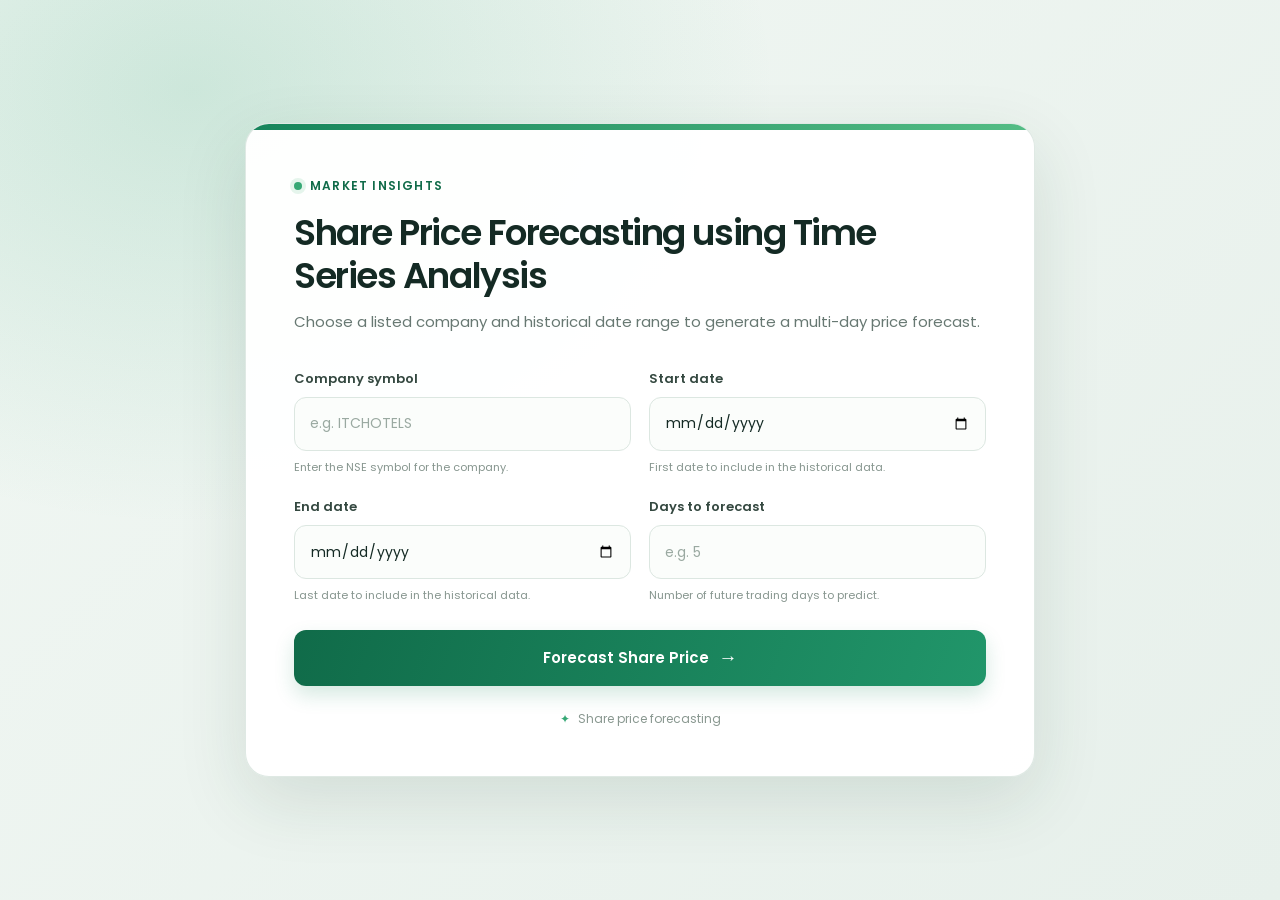
<file: templates/index.html>
<!DOCTYPE html>
<html lang="en">

<head>
    <meta charset="UTF-8">
    <meta name="viewport" content="width=device-width, initial-scale=1.0">
    <title>Share Price Forecast</title>

    <link href="https://fonts.googleapis.com/css2?family=Poppins:wght@300;400;500;600;700&display=swap"
        rel="stylesheet">

    <style>
        :root {
            color-scheme: light;
            --ink: #142a24;
            --muted: #677872;
            --green: #16845b;
            --green-dark: #106b49;
            --line: #dce7e1;
        }

        * {
            margin: 0;
            padding: 0;
            box-sizing: border-box;
            font-family: 'Poppins', sans-serif;
        }

        body {
            background:
                radial-gradient(ellipse at 15% 10%, rgba(45, 161, 112, .18), transparent 38%),
                linear-gradient(135deg, #f1f7f3, #e7f0eb);
            min-height: 100vh;
            display: flex;
            justify-content: center;
            align-items: center;
            padding: 48px 20px;
        }

        .container {
            position: relative;
            overflow: hidden;
            background: rgba(255, 255, 255, .96);
            width: 100%;
            max-width: 790px;
            border: 1px solid rgba(220, 231, 225, .9);
            border-radius: 24px;
            padding: 48px;
            box-shadow: 0 24px 70px rgba(24, 63, 45, .12);
        }

        .container::before {
            position: absolute;
            top: 0;
            right: 0;
            left: 0;
            height: 6px;
            background: linear-gradient(90deg, #16845b, #54bd85);
            content: "";
        }

        .header {
            margin-bottom: 34px;
            text-align: left;
        }

        .eyebrow {
            display: inline-flex;
            align-items: center;
            gap: 8px;
            margin-bottom: 16px;
            color: var(--green-dark);
            font-size: 12px;
            font-weight: 600;
            letter-spacing: .1em;
            text-transform: uppercase;
        }

        .eyebrow::before {
            width: 8px;
            height: 8px;
            border-radius: 50%;
            background: #37a875;
            box-shadow: 0 0 0 4px #e5f5ec;
            content: "";
        }

        .header h1 {
            max-width: 620px;
            color: var(--ink);
            font-size: clamp(27px, 4vw, 36px);
            font-weight: 600;
            letter-spacing: -.04em;
            line-height: 1.2;
            margin-bottom: 12px;
        }

        .header p {
            color: var(--muted);
            font-size: 15px;
            line-height: 1.7;
        }

        form {
            display: grid;
            grid-template-columns: 1fr 1fr;
            gap: 22px 18px;
        }

        .input-group {
            display: flex;
            flex-direction: column;
            gap: 8px;
        }

        .input-group label {
            color: #344840;
            font-size: 13px;
            font-weight: 600;
        }

        .input-group input {
            width: 100%;
            min-height: 54px;
            padding: 13px 15px;
            border: 1px solid var(--line);
            border-radius: 12px;
            outline: none;
            background: #fbfdfb;
            color: var(--ink);
            font-size: 14px;
            transition: border-color .2s ease, box-shadow .2s ease, background .2s ease;
        }

        .input-group input::placeholder {
            color: #9aa9a1;
        }

        .input-group input:focus {
            border-color: #50a87b;
            background: #fff;
            box-shadow: 0 0 0 4px rgba(42, 151, 94, .12);
        }

        .input-hint {
            color: #87968f;
            font-size: 11px;
            line-height: 1.5;
        }

        .full-width {
            grid-column: 1 / -1;
            margin-top: 4px;
        }

        .predict-btn {
            display: flex;
            width: 100%;
            min-height: 56px;
            align-items: center;
            justify-content: center;
            gap: 10px;
            border: none;
            border-radius: 12px;
            background: linear-gradient(110deg, var(--green-dark), #21966a);
            box-shadow: 0 9px 20px rgba(22, 132, 91, .18);
            color: #fff;
            font-size: 15px;
            font-weight: 600;
            cursor: pointer;
            transition: transform .2s ease, box-shadow .2s ease, filter .2s ease;
        }

        .predict-btn::after {
            content: "→";
            font-size: 19px;
            line-height: 1;
            transition: transform .2s ease;
        }

        .predict-btn:hover {
            transform: translateY(-2px);
            box-shadow: 0 13px 24px rgba(22, 132, 91, .25);
            filter: saturate(1.08);
        }

        .predict-btn:hover::after {
            transform: translateX(3px);
        }

        .predict-btn:focus-visible {
            outline: 3px solid rgba(22, 132, 91, .35);
            outline-offset: 3px;
        }

        .footer {
            display: flex;
            align-items: center;
            justify-content: center;
            gap: 8px;
            margin-top: 24px;
            text-align: center;
            color: #899890;
            font-size: 12px;
        }

        .footer::before {
            content: "✦";
            color: #36a875;
        }

        @media (max-width: 650px) {
            body {
                align-items: flex-start;
                padding: 24px 14px;
            }

            .container {
                padding: 34px 24px;
                border-radius: 20px;
            }

            form {
                grid-template-columns: 1fr;
                gap: 18px;
            }

            .full-width {
                grid-column: 1;
            }
        }

        @media (prefers-reduced-motion: reduce) {
            *,
            *::before,
            *::after {
                scroll-behavior: auto !important;
                transition-duration: .01ms !important;
            }
        }
    </style>

</head>

<body>

    <div class="container">

        <div class="header">
            <span class="eyebrow">Market insights</span>
            <h1>Share Price Forecasting using Time Series Analysis</h1>
            <p>Choose a listed company and historical date range to generate a multi-day price forecast.</p>
        </div>

        <form action="/predict" method="POST">

            <div class="input-group">
                <label for="symbol">Company symbol</label>
                <input id="symbol" type="text" name="symbol" placeholder="e.g. ITCHOTELS"
                    autocomplete="off" autocapitalize="characters" required>
                <span class="input-hint">Enter the NSE symbol for the company.</span>
            </div>

            <div class="input-group">
                <label for="start_date">Start date</label>
                <input id="start_date" type="date" name="start_date" required>
                <span class="input-hint">First date to include in the historical data.</span>
            </div>

            <div class="input-group">
                <label for="end_date">End date</label>
                <input id="end_date" type="date" name="end_date" required>
                <span class="input-hint">Last date to include in the historical data.</span>
            </div>

            <div class="input-group">
                <label for="days_to_predict">Days to forecast</label>
                <input id="days_to_predict" type="number" name="days_to_predict" min="1" step="1"
                    placeholder="e.g. 5" required>
                <span class="input-hint">Number of future trading days to predict.</span>
            </div>

            <div class="full-width">
                <button class="predict-btn" type="submit">
                    Forecast Share Price
                </button>
            </div>

        </form>

        <div class="footer">
            Share price forecasting
        </div>

    </div>

</body>

</html>
</file>
